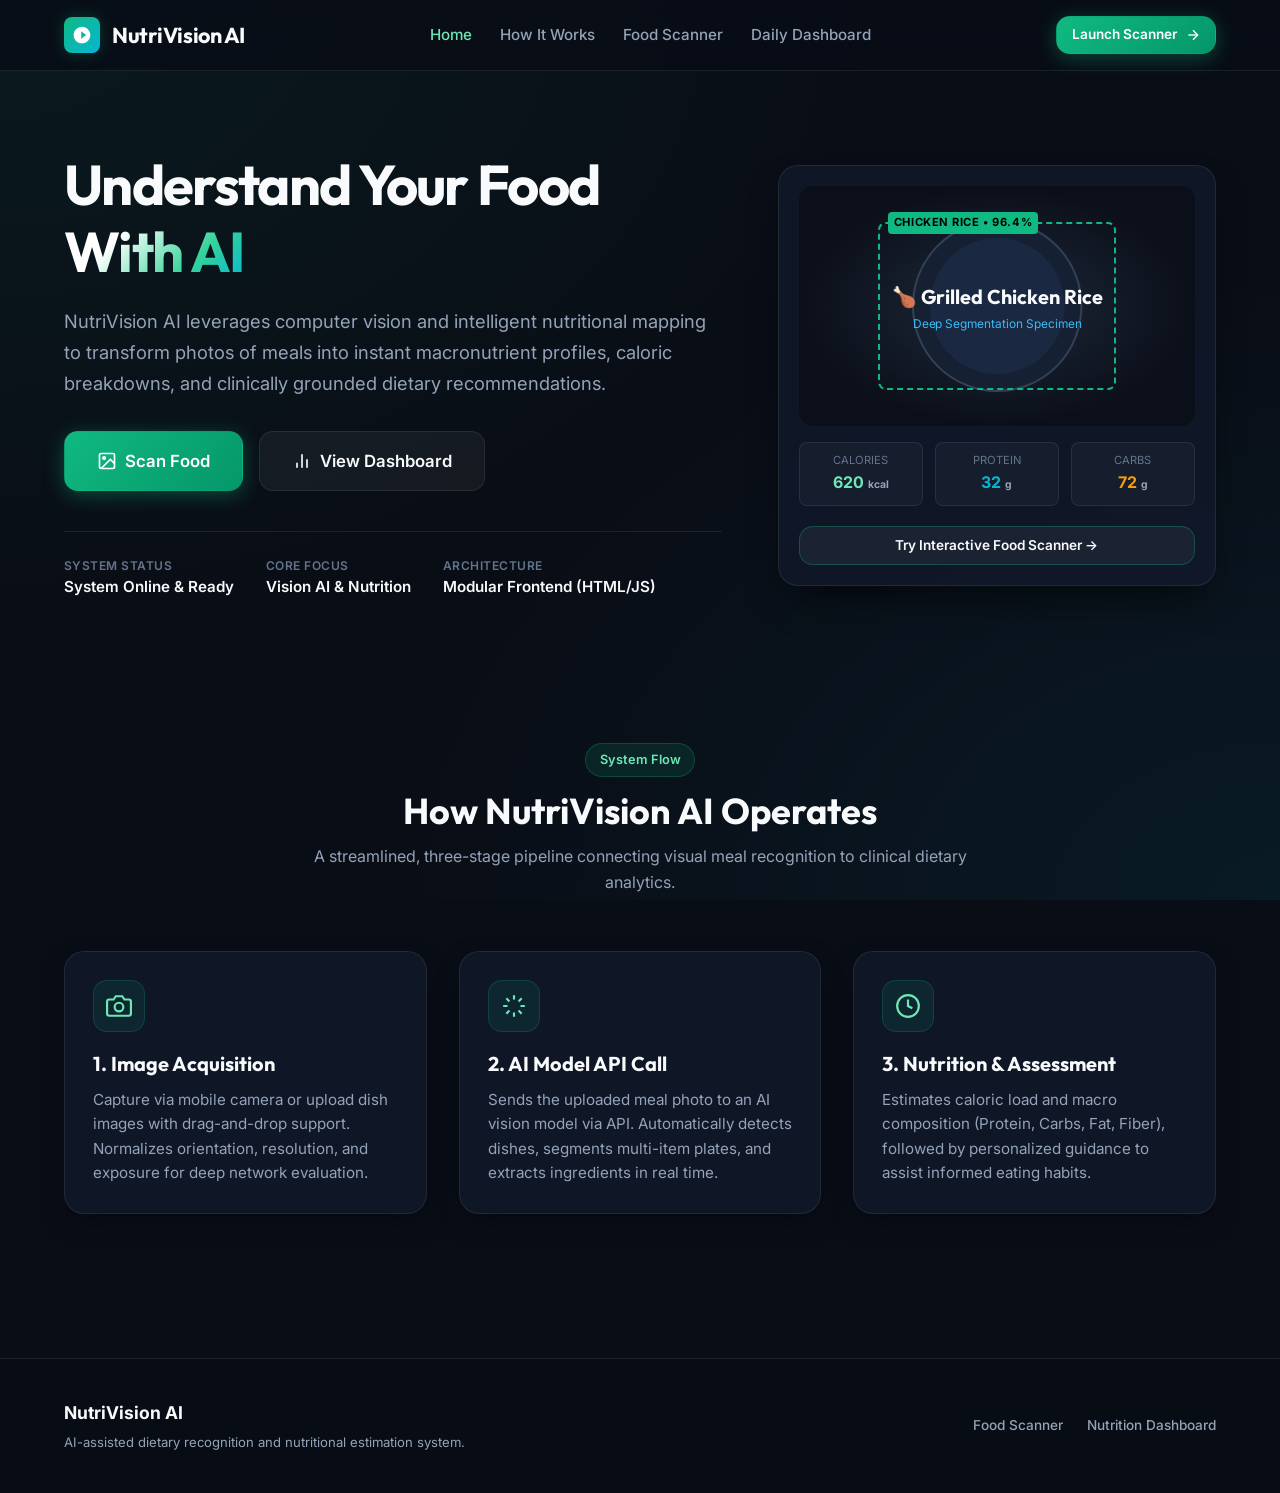
<file: frontend/index.html>
<!DOCTYPE html>
<html lang="en">
<head>
  <meta charset="UTF-8">
  <meta name="viewport" content="width=device-width, initial-scale=1.0">
  <title>NutriVision AI - Understand Your Food With AI</title>
  <meta name="description" content="NutriVision AI - A minimal working prototype for computer vision powered dietary recognition and macronutrient estimation.">
  <link rel="stylesheet" href="css/style.css">
  <link rel="icon" href="data:image/svg+xml,<svg xmlns='http://www.w3.org/2000/svg' viewBox='0 0 100 100'><text y='.9em' font-size='90'>🥗</text></svg>">
</head>
<body>

  <!-- Navigation Bar -->
  <header class="navbar">
    <div class="container nav-container">
      <a href="index.html" class="brand-logo">
        <div class="brand-icon">
          <svg viewBox="0 0 24 24">
            <path d="M12 2C6.48 2 2 6.48 2 12s4.48 10 10 10 10-4.48 10-10S17.52 2 12 2zm-1 14.5v-9l6 4.5-6 4.5z"/>
          </svg>
        </div>
        <span class="brand-name">NutriVision AI</span>
      </a>

      <nav>
        <ul class="nav-links">
          <li><a href="index.html" class="nav-link active">Home</a></li>
          <li><a href="#how-it-works" class="nav-link">How It Works</a></li>
          <li><a href="scan.html" class="nav-link">Food Scanner</a></li>
          <li><a href="scan.html#dashboard" class="nav-link">Daily Dashboard</a></li>
        </ul>
      </nav>

      <div>
        <a href="scan.html" class="btn btn-primary btn-sm">
          <span>Launch Scanner</span>
          <svg width="16" height="16" viewBox="0 0 24 24" fill="none" stroke="currentColor" stroke-width="2">
            <line x1="5" y1="12" x2="19" y2="12"></line>
            <polyline points="12 5 19 12 12 19"></polyline>
          </svg>
        </a>
      </div>
    </div>
  </header>

  <!-- Hero Section -->
  <section class="hero-section">
    <div class="container">
      <div class="hero-grid">
        
        <!-- Left Hero Content -->
        <div class="hero-text-col">
          <h1 class="hero-title">
            Understand Your Food <br>
            <span class="gradient-text">With AI</span>
          </h1>

          <p class="hero-desc">
            NutriVision AI leverages computer vision and intelligent nutritional mapping to transform photos of meals into instant macronutrient profiles, caloric breakdowns, and clinically grounded dietary recommendations.
          </p>

          <div class="hero-cta">
            <a href="scan.html" class="btn btn-primary btn-lg" id="scanFoodBtn">
              <svg width="20" height="20" viewBox="0 0 24 24" fill="none" stroke="currentColor" stroke-width="2">
                <rect x="3" y="3" width="18" height="18" rx="2" ry="2"></rect>
                <circle cx="8.5" cy="8.5" r="1.5"></circle>
                <polyline points="21 15 16 10 5 21"></polyline>
              </svg>
              <span>Scan Food</span>
            </a>

            <a href="scan.html#dashboard" class="btn btn-secondary btn-lg">
              <svg width="20" height="20" viewBox="0 0 24 24" fill="none" stroke="currentColor" stroke-width="2">
                <line x1="18" y1="20" x2="18" y2="10"></line>
                <line x1="12" y1="20" x2="12" y2="4"></line>
                <line x1="6" y1="20" x2="6" y2="14"></line>
              </svg>
              <span>View Dashboard</span>
            </a>
          </div>

          <div class="academic-meta">
            <div class="meta-item">
              <span class="label">System Status</span>
              <span class="val">System Online & Ready</span>
            </div>
            <div class="meta-item">
              <span class="label">Core Focus</span>
              <span class="val">Vision AI & Nutrition</span>
            </div>
            <div class="meta-item">
              <span class="label">Architecture</span>
              <span class="val">Modular Frontend (HTML/JS)</span>
            </div>
          </div>
        </div>

        <!-- Right Hero Visual Interactive Preview Card -->
        <div class="hero-preview-col">
          <div class="hero-preview-card">
            <!-- Simulated Food Box with AI Bounding Box -->
            <div class="preview-image-box">
              <svg width="100%" height="100%" viewBox="0 0 400 240" preserveAspectRatio="none">
                <defs>
                  <radialGradient id="heroDish" cx="50%" cy="50%" r="50%">
                    <stop offset="0%" stop-color="#1e293b" />
                    <stop offset="100%" stop-color="#0b0f19" />
                  </radialGradient>
                </defs>
                <rect width="400" height="240" fill="url(#heroDish)" />
                <circle cx="200" cy="120" r="85" fill="#152033" stroke="#334155" stroke-width="2"/>
                <circle cx="200" cy="120" r="68" fill="#1b2842" />
                <text x="200" y="118" font-family="'Outfit', sans-serif" font-size="20" font-weight="bold" fill="#f8fafc" text-anchor="middle">🍗 Grilled Chicken Rice</text>
                <text x="200" y="142" font-family="'Inter', sans-serif" font-size="12" fill="#38bdf8" text-anchor="middle">Deep Segmentation Specimen</text>
              </svg>

              <!-- Simulated bounding box -->
              <div class="ai-bbox">
                <span class="ai-bbox-label">Chicken Rice • 96.4%</span>
              </div>
            </div>

            <!-- Stat pill row -->
            <div class="preview-stat-row">
              <div class="preview-stat-pill">
                <div class="p-name">Calories</div>
                <div class="p-val">620 <small style="font-size:0.65rem; color:#94a3b8;">kcal</small></div>
              </div>
              <div class="preview-stat-pill">
                <div class="p-name">Protein</div>
                <div class="p-val" style="color:#06b6d4;">32 <small style="font-size:0.65rem; color:#94a3b8;">g</small></div>
              </div>
              <div class="preview-stat-pill">
                <div class="p-name">Carbs</div>
                <div class="p-val" style="color:#f59e0b;">72 <small style="font-size:0.65rem; color:#94a3b8;">g</small></div>
              </div>
            </div>

            <div style="margin-top: 1.25rem; text-align: center;">
              <a href="scan.html" class="btn btn-secondary btn-sm" style="width: 100%; border-color: rgba(16,185,129,0.3);">
                Try Interactive Food Scanner →
              </a>
            </div>
          </div>
        </div>

      </div>
    </div>
  </section>

  <!-- How It Works Section -->
  <section class="section" id="how-it-works">
    <div class="container">
      <div class="section-head">
        <div class="badge-pill" style="margin-bottom: 0.75rem;">System Flow</div>
        <h2>How NutriVision AI Operates</h2>
        <p>A streamlined, three-stage pipeline connecting visual meal recognition to clinical dietary analytics.</p>
      </div>

      <div class="features-grid">
        <!-- Feature 1 -->
        <div class="glass-card feature-card">
          <div class="feature-icon-wrapper">
            <svg width="26" height="26" viewBox="0 0 24 24" fill="none" stroke="currentColor" stroke-width="2">
              <path d="M23 19a2 2 0 0 1-2 2H3a2 2 0 0 1-2-2V8a2 2 0 0 1 2-2h4l2-3h6l2 3h4a2 2 0 0 1 2 2z"></path>
              <circle cx="12" cy="13" r="4"></circle>
            </svg>
          </div>
          <h3>1. Image Acquisition</h3>
          <p>
            Capture via mobile camera or upload dish images with drag-and-drop support. Normalizes orientation, resolution, and exposure for deep network evaluation.
          </p>
        </div>

        <!-- Feature 2 -->
        <div class="glass-card feature-card">
          <div class="feature-icon-wrapper">
            <svg width="26" height="26" viewBox="0 0 24 24" fill="none" stroke="currentColor" stroke-width="2">
              <path d="M12 2v4M12 18v4M4.93 4.93l2.83 2.83M16.24 16.24l2.83 2.83M2 12h4M18 12h4M4.93 19.07l2.83-2.83M16.24 7.76l2.83-2.83"></path>
            </svg>
          </div>
          <h3>2. AI Model API Call</h3>
          <p>
            Sends the uploaded meal photo to an AI vision model via API. Automatically detects dishes, segments multi-item plates, and extracts ingredients in real time.
          </p>
        </div>

        <!-- Feature 3 -->
        <div class="glass-card feature-card">
          <div class="feature-icon-wrapper">
            <svg width="26" height="26" viewBox="0 0 24 24" fill="none" stroke="currentColor" stroke-width="2">
              <circle cx="12" cy="12" r="10"></circle>
              <path d="M12 6v6l4 2"></path>
            </svg>
          </div>
          <h3>3. Nutrition & Assessment</h3>
          <p>
            Estimates caloric load and macro composition (Protein, Carbs, Fat, Fiber), followed by personalized guidance to assist informed eating habits.
          </p>
        </div>
      </div>
    </div>
  </section>

  <!-- Footer -->
  <footer class="footer">
    <div class="container footer-flex">
      <div>
        <div style="font-weight: 700; color: #f8fafc; font-size: 1.1rem; margin-bottom: 0.25rem;">NutriVision AI</div>
        <p style="font-size: 0.82rem; margin: 0;">AI-assisted dietary recognition and nutritional estimation system.</p>
      </div>

      <div style="display: flex; gap: 1.5rem; align-items: center;">
        <a href="scan.html" class="nav-link" style="font-size: 0.85rem;">Food Scanner</a>
        <a href="scan.html#dashboard" class="nav-link" style="font-size: 0.85rem;">Nutrition Dashboard</a>
      </div>
    </div>
  </footer>

</body>
</html>
</file>
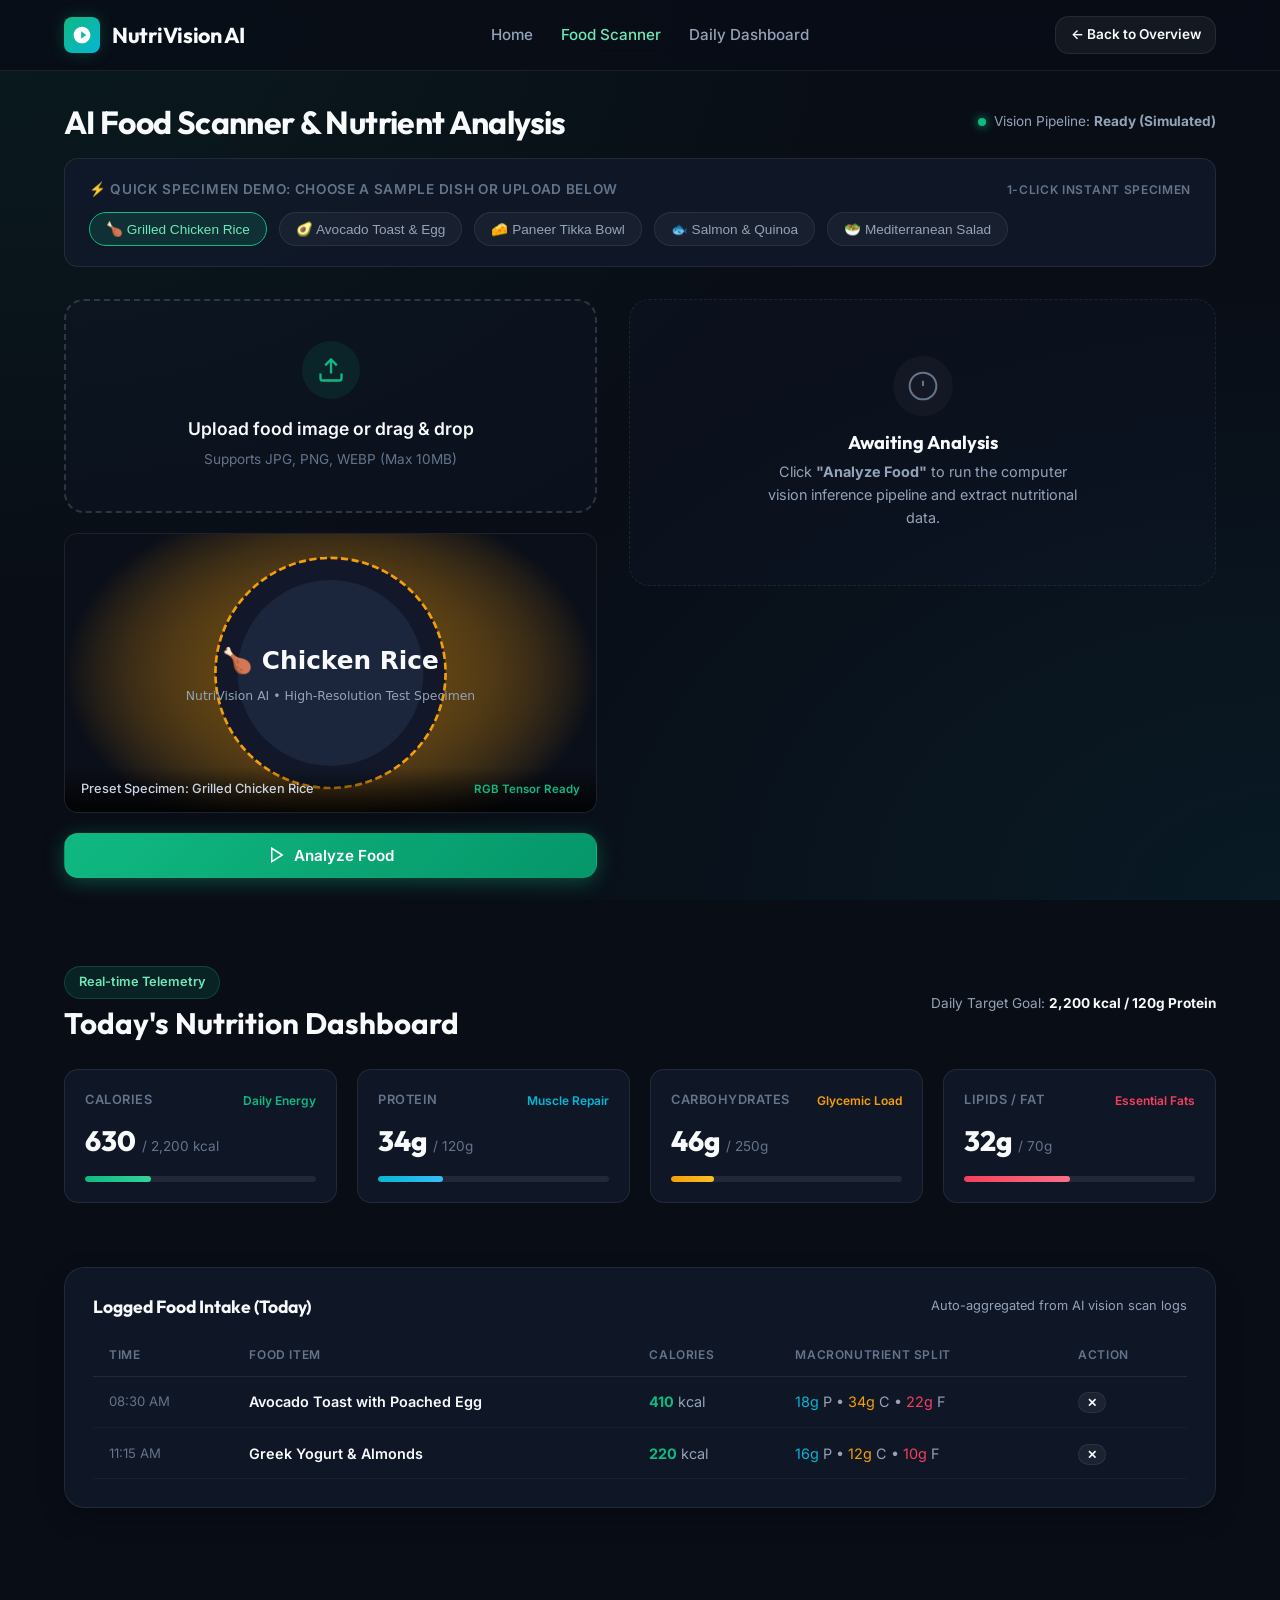
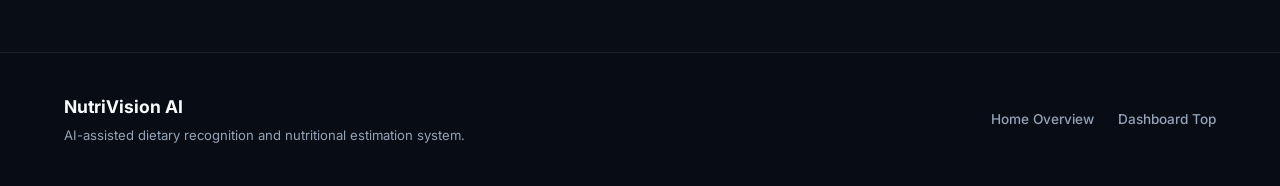
<file: frontend/scan.html>
<!DOCTYPE html>
<html lang="en">
<head>
  <meta charset="UTF-8">
  <meta name="viewport" content="width=device-width, initial-scale=1.0">
  <title>Food Scanner & AI Analysis - NutriVision AI</title>
  <meta name="description" content="NutriVision AI Food Scanner - Upload food photos, analyze calories and macronutrients, and track your daily nutrition.">
  <link rel="stylesheet" href="css/style.css">
  <link rel="icon" href="data:image/svg+xml,<svg xmlns='http://www.w3.org/2000/svg' viewBox='0 0 100 100'><text y='.9em' font-size='90'>🥗</text></svg>">
</head>
<body>

  <!-- Navigation Bar -->
  <header class="navbar">
    <div class="container nav-container">
      <a href="index.html" class="brand-logo">
        <div class="brand-icon">
          <svg viewBox="0 0 24 24">
            <path d="M12 2C6.48 2 2 6.48 2 12s4.48 10 10 10 10-4.48 10-10S17.52 2 12 2zm-1 14.5v-9l6 4.5-6 4.5z"/>
          </svg>
        </div>
        <span class="brand-name">NutriVision AI</span>
      </a>

      <nav>
        <ul class="nav-links">
          <li><a href="index.html" class="nav-link">Home</a></li>
          <li><a href="scan.html" class="nav-link active">Food Scanner</a></li>
          <li><a href="#dashboard" class="nav-link">Daily Dashboard</a></li>
        </ul>
      </nav>

      <div>
        <a href="index.html" class="btn btn-secondary btn-sm">
          <span>← Back to Overview</span>
        </a>
      </div>
    </div>
  </header>

  <!-- Workspace Container -->
  <main class="container">
    
    <!-- Workspace Title Row -->
    <div class="workspace-header">
      <div>
        <h1 class="page-title">AI Food Scanner & Nutrient Analysis</h1>
      </div>
      <div style="font-size: 0.85rem; color: #94a3b8; display: flex; align-items: center; gap: 0.5rem;">
        <span class="badge-pulse"></span>
        <span>Vision Pipeline: <strong>Ready (Simulated)</strong></span>
      </div>
    </div>

    <!-- Quick Sample Dishes Selection Bar for Fast Faculty Testing -->
    <div class="sample-selector-wrap">
      <div class="sample-selector-title">
        <span>⚡ Quick Specimen Demo: Choose a Sample Dish or Upload Below</span>
        <span style="font-size: 0.75rem; color: #64748b;">1-Click Instant Specimen</span>
      </div>
      <div class="sample-chips">
        <button type="button" class="sample-chip active" data-food="chicken-rice">
          <span>🍗 Grilled Chicken Rice</span>
        </button>
        <button type="button" class="sample-chip" data-food="avocado-toast">
          <span>🥑 Avocado Toast & Egg</span>
        </button>
        <button type="button" class="sample-chip" data-food="paneer-tikka">
          <span>🧀 Paneer Tikka Bowl</span>
        </button>
        <button type="button" class="sample-chip" data-food="salmon-quinoa">
          <span>🐟 Salmon & Quinoa</span>
        </button>
        <button type="button" class="sample-chip" data-food="green-salad">
          <span>🥗 Mediterranean Salad</span>
        </button>
      </div>
    </div>

    <!-- Main Scanner & Result Two-Column Grid -->
    <div class="scanner-grid">
      
      <!-- Left Column: Dropzone, Image Preview, Scanner Controls -->
      <div class="dropzone-container">
        
        <!-- Drag and Drop Box -->
        <div class="dropzone" id="dropzone">
          <input type="file" id="fileInput" accept="image/png, image/jpeg, image/webp">
          <div class="dropzone-icon">
            <svg width="28" height="28" viewBox="0 0 24 24" fill="none" stroke="currentColor" stroke-width="2">
              <path d="M21 15v4a2 2 0 0 1-2 2H5a2 2 0 0 1-2-2v-4"></path>
              <polyline points="17 8 12 3 7 8"></polyline>
              <line x1="12" y1="3" x2="12" y2="15"></line>
            </svg>
          </div>
          <div class="dropzone-title">Upload food image or drag & drop</div>
          <div class="dropzone-sub">Supports JPG, PNG, WEBP (Max 10MB)</div>
        </div>

        <!-- Image Preview Frame with Active Laser Scanner Beam -->
        <div class="preview-wrapper" id="previewWrapper">
          <img id="previewImage" class="preview-image" src="" alt="Food Preview">
          <div class="scanner-laser"></div>
          
          <div class="preview-overlay-info">
            <span id="previewSubtext" style="color: #cbd5e1; font-weight: 500;">Ready for AI analysis</span>
            <span style="font-size: 0.72rem; color: #10b981; font-weight: 600;">RGB Tensor Ready</span>
          </div>
        </div>

        <!-- Scan Controls & Buttons -->
        <div class="scan-controls">
          <button type="button" class="btn btn-primary" id="analyzeBtn" style="flex: 1;">
            <svg width="18" height="18" viewBox="0 0 24 24" fill="none" stroke="currentColor" stroke-width="2">
              <polygon points="5 3 19 12 5 21 5 3"></polygon>
            </svg>
            <span>Analyze Food</span>
          </button>
        </div>

        <!-- Processing Step Status Bar -->
        <div class="ai-status-box" id="aiStatusBox">
          <div class="spinner"></div>
          <span id="aiStatusText">Initializing vision neural net...</span>
        </div>

      </div>

      <!-- Right Column: AI Analysis Result Panel -->
      <div class="results-container">
        
        <!-- Empty State (Shown before first analysis) -->
        <div class="result-empty-state" id="resultEmptyState">
          <div class="result-empty-icon">
            <svg width="32" height="32" viewBox="0 0 24 24" fill="none" stroke="currentColor" stroke-width="1.5">
              <circle cx="12" cy="12" r="10"></circle>
              <line x1="12" y1="8" x2="12" y2="12"></line>
              <line x1="12" y1="16" x2="12.01" y2="16"></line>
            </svg>
          </div>
          <h3 style="font-size: 1.15rem; margin-bottom: 0.35rem;">Awaiting Analysis</h3>
          <p style="font-size: 0.9rem; max-width: 320px; margin: 0 auto;">
            Click <strong>"Analyze Food"</strong> to run the computer vision inference pipeline and extract nutritional data.
          </p>
        </div>

        <!-- Result Card (Populated by JavaScript) -->
        <div class="glass-card result-card" id="resultCard">
          
          <!-- Top Header: Dish Name & Confidence -->
          <div class="result-header">
            <div>
              <div style="font-size: 0.75rem; text-transform: uppercase; color: #10b981; font-weight: 700; letter-spacing: 0.05em; margin-bottom: 0.2rem;">
                AI Recognition Match
              </div>
              <h2 class="result-food-title" id="resFoodTitle">Grilled Chicken Rice</h2>
            </div>
            <div class="confidence-badge" id="resFoodConfidence">
              <span class="badge-pulse" style="width: 6px; height: 6px;"></span>
              96.4% Confidence
            </div>
          </div>

          <!-- Nutritional Breakdown Cards (5 Metrics) -->
          <div class="nutrition-grid">
            
            <!-- Calories -->
            <div class="nutrient-card cal">
              <div class="nutrient-label">Calories</div>
              <div class="nutrient-val"><span id="resCal">620</span><span class="nutrient-unit">kcal</span></div>
            </div>

            <!-- Protein -->
            <div class="nutrient-card pro">
              <div class="nutrient-label">Protein</div>
              <div class="nutrient-val"><span id="resPro">32</span><span class="nutrient-unit">g</span></div>
            </div>

            <!-- Carbs -->
            <div class="nutrient-card carb">
              <div class="nutrient-label">Carbs</div>
              <div class="nutrient-val"><span id="resCarb">72</span><span class="nutrient-unit">g</span></div>
            </div>

            <!-- Fat -->
            <div class="nutrient-card fat">
              <div class="nutrient-label">Fat</div>
              <div class="nutrient-val"><span id="resFat">20</span><span class="nutrient-unit">g</span></div>
            </div>

            <!-- Fiber -->
            <div class="nutrient-card fib">
              <div class="nutrient-label">Fiber</div>
              <div class="nutrient-val"><span id="resFib">4</span><span class="nutrient-unit">g</span></div>
            </div>

          </div>

          <!-- Clinical / Dietary Assessment Banner -->
          <div class="assessment-box moderate" id="resAssessmentBox">
            <span class="assessment-icon" id="resAssessmentIcon">⚠️</span>
            <div class="assessment-text" id="resAssessmentText">
              Moderate — good protein but relatively high in calories and simple carbohydrates.
            </div>
          </div>

          <!-- Actionable Suggestions -->
          <div class="suggestions-box">
            <div class="suggestions-title">
              <svg width="16" height="16" viewBox="0 0 24 24" fill="none" stroke="currentColor" stroke-width="2">
                <path d="M14 9V5a3 3 0 0 0-3-3l-4 9v11h11.28a2 2 0 0 0 2-1.7l1.38-9a2 2 0 0 0-2-2.3zM7 22H4a2 2 0 0 1-2-2v-7a2 2 0 0 1 2-2h3"></path>
              </svg>
              <span>Dietary Suggestions</span>
            </div>
            <ul class="suggestion-items" id="resSuggestionsList">
              <li class="suggestion-item">
                <span class="suggestion-bullet">✔</span>
                <span>Swap white rice with brown rice or quinoa for higher dietary fiber and lower GI.</span>
              </li>
              <li class="suggestion-item">
                <span class="suggestion-bullet">✔</span>
                <span>Add steamed broccoli or mixed salad to increase micronutrient density.</span>
              </li>
              <li class="suggestion-item">
                <span class="suggestion-bullet">✔</span>
                <span>Reduce cooking oil or skin on chicken to lower saturated fat content.</span>
              </li>
            </ul>
          </div>

          <!-- Action to log into Daily Dashboard -->
          <button type="button" class="btn btn-primary" id="logMealBtn" style="width: 100%;">
            <svg width="18" height="18" viewBox="0 0 24 24" fill="none" stroke="currentColor" stroke-width="2">
              <path d="M19 21H5a2 2 0 0 1-2-2V5a2 2 0 0 1 2-2h11l5 5v11a2 2 0 0 1-2 2z"></path>
              <polyline points="17 21 17 13 7 13 7 21"></polyline>
              <polyline points="7 3 7 8 15 8"></polyline>
            </svg>
            <span>Log to Today's Dashboard</span>
          </button>

        </div>

      </div>

    </div>

    <!-- Section 5: Daily Nutrition Dashboard -->
    <section class="dashboard-section" id="dashboard">
      <div class="dashboard-head">
        <div>
          <div class="badge-pill" style="margin-bottom: 0.4rem;">Real-time Telemetry</div>
          <h2 style="font-size: 1.85rem;">Today's Nutrition Dashboard</h2>
        </div>
        <div style="font-size: 0.85rem; color: #94a3b8;">
          Daily Target Goal: <strong style="color: #f8fafc;">2,200 kcal / 120g Protein</strong>
        </div>
      </div>

      <div class="dashboard-grid">
        
        <!-- Left: Macro Target Stat Cards -->
        <div class="stats-grid">
          
          <!-- Calories Stat -->
          <div class="stat-card">
            <div class="stat-head">
              <span class="stat-title">Calories</span>
              <span style="font-size: 0.75rem; color: #10b981; font-weight: 600;">Daily Energy</span>
            </div>
            <div class="stat-val-row">
              <span class="stat-val" id="dashCal">630</span>
              <span class="stat-target">/ 2,200 kcal</span>
            </div>
            <div class="progress-track">
              <div class="progress-fill fill-cal" id="dashCalProgress" style="width: 28%;"></div>
            </div>
          </div>

          <!-- Protein Stat -->
          <div class="stat-card">
            <div class="stat-head">
              <span class="stat-title">Protein</span>
              <span style="font-size: 0.75rem; color: #06b6d4; font-weight: 600;">Muscle Repair</span>
            </div>
            <div class="stat-val-row">
              <span class="stat-val" id="dashPro">34g</span>
              <span class="stat-target">/ 120g</span>
            </div>
            <div class="progress-track">
              <div class="progress-fill fill-pro" id="dashProProgress" style="width: 28%;"></div>
            </div>
          </div>

          <!-- Carbs Stat -->
          <div class="stat-card">
            <div class="stat-head">
              <span class="stat-title">Carbohydrates</span>
              <span style="font-size: 0.75rem; color: #f59e0b; font-weight: 600;">Glycemic Load</span>
            </div>
            <div class="stat-val-row">
              <span class="stat-val" id="dashCarb">46g</span>
              <span class="stat-target">/ 250g</span>
            </div>
            <div class="progress-track">
              <div class="progress-fill fill-carb" id="dashCarbProgress" style="width: 18%;"></div>
            </div>
          </div>

          <!-- Fat Stat -->
          <div class="stat-card">
            <div class="stat-head">
              <span class="stat-title">Lipids / Fat</span>
              <span style="font-size: 0.75rem; color: #f43f5e; font-weight: 600;">Essential Fats</span>
            </div>
            <div class="stat-val-row">
              <span class="stat-val" id="dashFat">32g</span>
              <span class="stat-target">/ 70g</span>
            </div>
            <div class="progress-track">
              <div class="progress-fill fill-fat" id="dashFatProgress" style="width: 45%;"></div>
            </div>
          </div>

        </div>

        <!-- Bottom Full-Width Table: Logged Meals Today -->
        <div class="glass-card recent-meals-box">
          <div style="display: flex; align-items: center; justify-content: space-between; margin-bottom: 1rem;">
            <h3 style="font-size: 1.1rem;">Logged Food Intake (Today)</h3>
            <span style="font-size: 0.8rem; color: #94a3b8;">Auto-aggregated from AI vision scan logs</span>
          </div>

          <div style="overflow-x: auto;">
            <table class="meals-table">
              <thead>
                <tr>
                  <th>Time</th>
                  <th>Food Item</th>
                  <th>Calories</th>
                  <th>Macronutrient Split</th>
                  <th>Action</th>
                </tr>
              </thead>
              <tbody id="mealsTableBody">
                <!-- Dynamically generated by app.js -->
              </tbody>
            </table>
          </div>
        </div>

      </div>
    </section>

  </main>

  <!-- Footer -->
  <footer class="footer">
    <div class="container footer-flex">
      <div>
        <div style="font-weight: 700; color: #f8fafc; font-size: 1.1rem; margin-bottom: 0.25rem;">NutriVision AI</div>
        <p style="font-size: 0.82rem; margin: 0;">AI-assisted dietary recognition and nutritional estimation system.</p>
      </div>

      <div style="display: flex; gap: 1.5rem; align-items: center;">
        <a href="index.html" class="nav-link" style="font-size: 0.85rem;">Home Overview</a>
        <a href="#dashboard" class="nav-link" style="font-size: 0.85rem;">Dashboard Top</a>
      </div>
    </div>
  </footer>

  <!-- Application Logic -->
  <script src="js/app.js"></script>
</body>
</html>
</file>
<file: frontend/css/style.css>
/* ===================================================================
   NutriVision AI - Core Stylesheet
   Modern AI Health-Tech Aesthetics (Responsive, Clean, Glassmorphic)
   =================================================================== */

@import url('https://fonts.googleapis.com/css2?family=Inter:wght@300;400;500;600;700;800&family=Outfit:wght@500;600;700;800&display=swap');

:root {
  --bg-primary: #090d16;
  --bg-secondary: #0f172a;
  --bg-card: rgba(18, 26, 45, 0.75);
  --bg-card-hover: rgba(25, 36, 62, 0.85);
  --bg-card-border: rgba(255, 255, 255, 0.08);
  --bg-card-border-active: rgba(16, 185, 129, 0.4);

  --emerald-primary: #10b981;
  --emerald-glow: rgba(16, 185, 129, 0.25);
  --emerald-dark: #059669;
  --emerald-light: #6ee7b7;

  --cyan-primary: #06b6d4;
  --cyan-glow: rgba(6, 182, 212, 0.25);

  --amber-primary: #f59e0b;
  --rose-primary: #f43f5e;
  --indigo-primary: #6366f1;

  --text-main: #f8fafc;
  --text-muted: #94a3b8;
  --text-subtle: #64748b;

  --font-main: 'Inter', -apple-system, BlinkMacSystemFont, 'Segoe UI', Roboto, sans-serif;
  --font-heading: 'Outfit', 'Inter', sans-serif;

  --radius-sm: 8px;
  --radius-md: 14px;
  --radius-lg: 20px;
  --radius-full: 9999px;

  --shadow-card: 0 10px 30px -10px rgba(0, 0, 0, 0.5);
  --shadow-glow: 0 0 25px rgba(16, 185, 129, 0.15);
  --transition-smooth: all 0.25s cubic-bezier(0.4, 0, 0.2, 1);
}

/* Base Reset & Setup */
*, *::before, *::after {
  box-sizing: border-box;
  margin: 0;
  padding: 0;
}

html {
  scroll-behavior: smooth;
  color-scheme: dark;
}

body {
  font-family: var(--font-main);
  background-color: var(--bg-primary);
  color: var(--text-main);
  line-height: 1.6;
  min-height: 100vh;
  overflow-x: hidden;
  background-image: 
    radial-gradient(at 0% 0%, rgba(16, 185, 129, 0.08) 0px, transparent 50%),
    radial-gradient(at 100% 100%, rgba(6, 182, 212, 0.08) 0px, transparent 50%);
  background-attachment: fixed;
}

/* Typography Helpers */
h1, h2, h3, h4 {
  font-family: var(--font-heading);
  font-weight: 700;
  line-height: 1.2;
  color: var(--text-main);
}

p {
  color: var(--text-muted);
}

a {
  color: inherit;
  text-decoration: none;
}

/* Layout Containers */
.container {
  width: 100%;
  max-width: 1200px;
  margin-left: auto;
  margin-right: auto;
  padding-left: 1.5rem;
  padding-right: 1.5rem;
}

/* Navbar */
.navbar {
  position: sticky;
  top: 0;
  z-index: 100;
  backdrop-filter: blur(16px);
  -webkit-backdrop-filter: blur(16px);
  background: rgba(9, 13, 22, 0.82);
  border-bottom: 1px solid var(--bg-card-border);
  padding: 1rem 0;
}

.nav-container {
  display: flex;
  align-items: center;
  justify-content: space-between;
}

.brand-logo {
  display: flex;
  align-items: center;
  gap: 0.75rem;
  font-family: var(--font-heading);
  font-size: 1.35rem;
  font-weight: 700;
  letter-spacing: -0.02em;
}

.brand-icon {
  width: 36px;
  height: 36px;
  border-radius: var(--radius-sm);
  background: linear-gradient(135deg, var(--emerald-primary), var(--cyan-primary));
  display: flex;
  align-items: center;
  justify-content: center;
  box-shadow: 0 0 15px var(--emerald-glow);
}

.brand-icon svg {
  width: 20px;
  height: 20px;
  fill: #fff;
}

.brand-name {
  color: var(--text-main);
}

.brand-tag {
  font-size: 0.7rem;
  padding: 0.15rem 0.5rem;
  border-radius: var(--radius-full);
  background: rgba(16, 185, 129, 0.15);
  border: 1px solid rgba(16, 185, 129, 0.3);
  color: var(--emerald-light);
  font-weight: 600;
  text-transform: uppercase;
  letter-spacing: 0.05em;
  margin-left: 0.4rem;
}

.nav-links {
  display: flex;
  align-items: center;
  gap: 1.75rem;
  list-style: none;
}

.nav-link {
  font-size: 0.95rem;
  font-weight: 500;
  color: var(--text-muted);
  transition: var(--transition-smooth);
}

.nav-link:hover, .nav-link.active {
  color: var(--emerald-light);
}

/* Common Buttons */
.btn {
  display: inline-flex;
  align-items: center;
  justify-content: center;
  gap: 0.5rem;
  padding: 0.75rem 1.4rem;
  font-size: 0.95rem;
  font-weight: 600;
  border-radius: var(--radius-md);
  border: 1px solid transparent;
  cursor: pointer;
  transition: var(--transition-smooth);
  font-family: var(--font-main);
  text-decoration: none;
}

.btn-primary {
  background: linear-gradient(135deg, #10b981 0%, #059669 100%);
  color: #ffffff;
  box-shadow: 0 4px 20px rgba(16, 185, 129, 0.35);
}

.btn-primary:hover {
  transform: translateY(-2px);
  box-shadow: 0 6px 25px rgba(16, 185, 129, 0.5);
  background: linear-gradient(135deg, #34d399 0%, #059669 100%);
}

.btn-secondary {
  background: rgba(255, 255, 255, 0.05);
  color: var(--text-main);
  border: 1px solid var(--bg-card-border);
}

.btn-secondary:hover {
  background: rgba(255, 255, 255, 0.1);
  border-color: rgba(255, 255, 255, 0.2);
}

.btn-lg {
  padding: 0.95rem 2rem;
  font-size: 1.05rem;
}

.btn-sm {
  padding: 0.45rem 0.9rem;
  font-size: 0.85rem;
}

/* Pill Badges */
.badge-pill {
  display: inline-flex;
  align-items: center;
  gap: 0.4rem;
  padding: 0.35rem 0.85rem;
  border-radius: var(--radius-full);
  font-size: 0.8rem;
  font-weight: 600;
  background: rgba(16, 185, 129, 0.12);
  border: 1px solid rgba(16, 185, 129, 0.25);
  color: var(--emerald-light);
  margin-bottom: 1.25rem;
}

.badge-pulse {
  width: 8px;
  height: 8px;
  border-radius: 50%;
  background: var(--emerald-primary);
  box-shadow: 0 0 10px var(--emerald-primary);
  animation: pulseDot 2s infinite;
}

@keyframes pulseDot {
  0% { transform: scale(0.9); opacity: 0.8; }
  50% { transform: scale(1.3); opacity: 1; }
  100% { transform: scale(0.9); opacity: 0.8; }
}

/* Glass Cards */
.glass-card {
  background: var(--bg-card);
  backdrop-filter: blur(12px);
  -webkit-backdrop-filter: blur(12px);
  border: 1px solid var(--bg-card-border);
  border-radius: var(--radius-lg);
  padding: 1.75rem;
  box-shadow: var(--shadow-card);
  transition: var(--transition-smooth);
}

.glass-card:hover {
  border-color: rgba(255, 255, 255, 0.12);
}

/* ===================================================================
   Landing Page (index.html)
   =================================================================== */
.hero-section {
  padding: 5rem 0 4rem;
  position: relative;
}

.hero-grid {
  display: grid;
  grid-template-columns: 1.2fr 0.8fr;
  align-items: center;
  gap: 3.5rem;
}

.hero-title {
  font-size: 3.5rem;
  letter-spacing: -0.03em;
  margin-bottom: 1.25rem;
}

.gradient-text {
  background: linear-gradient(135deg, #ffffff 30%, #34d399 70%, #06b6d4 100%);
  -webkit-background-clip: text;
  -webkit-text-fill-color: transparent;
}

.hero-desc {
  font-size: 1.15rem;
  line-height: 1.7;
  margin-bottom: 2rem;
  color: var(--text-muted);
}

.hero-cta {
  display: flex;
  align-items: center;
  gap: 1rem;
  flex-wrap: wrap;
  margin-bottom: 2.5rem;
}

.academic-meta {
  display: flex;
  align-items: center;
  gap: 2rem;
  padding-top: 1.5rem;
  border-top: 1px solid var(--bg-card-border);
}

.meta-item {
  display: flex;
  flex-direction: column;
}

.meta-item .label {
  font-size: 0.75rem;
  text-transform: uppercase;
  color: var(--text-subtle);
  font-weight: 600;
  letter-spacing: 0.04em;
}

.meta-item .val {
  font-size: 0.95rem;
  color: var(--text-main);
  font-weight: 600;
}

/* Hero Visual Demo Card */
.hero-preview-card {
  position: relative;
  background: var(--bg-card);
  border: 1px solid var(--bg-card-border);
  border-radius: var(--radius-lg);
  padding: 1.25rem;
  box-shadow: 0 20px 40px -15px rgba(0, 0, 0, 0.7);
  overflow: hidden;
}

.preview-badge-row {
  display: flex;
  justify-content: space-between;
  align-items: center;
  margin-bottom: 1rem;
}

.preview-image-box {
  position: relative;
  border-radius: var(--radius-md);
  overflow: hidden;
  height: 240px;
  background: #0f172a;
}

.preview-image-box img {
  width: 100%;
  height: 100%;
  object-fit: cover;
  display: block;
}

/* AI Detection Overlay Simulation */
.ai-bbox {
  position: absolute;
  top: 15%;
  left: 20%;
  width: 60%;
  height: 70%;
  border: 2px dashed var(--emerald-primary);
  border-radius: 8px;
  pointer-events: none;
  animation: pulseBox 3s infinite alternate;
}

.ai-bbox-label {
  position: absolute;
  top: -12px;
  left: 8px;
  background: var(--emerald-primary);
  color: #000;
  font-size: 0.7rem;
  font-weight: 700;
  padding: 2px 6px;
  border-radius: 4px;
  text-transform: uppercase;
  letter-spacing: 0.05em;
}

@keyframes pulseBox {
  0% { border-color: rgba(16, 185, 129, 0.4); box-shadow: 0 0 10px rgba(16, 185, 129, 0.1); }
  100% { border-color: rgba(6, 182, 212, 0.8); box-shadow: 0 0 20px rgba(6, 182, 212, 0.25); }
}

.preview-stat-row {
  display: grid;
  grid-template-columns: repeat(3, 1fr);
  gap: 0.75rem;
  margin-top: 1rem;
}

.preview-stat-pill {
  background: rgba(255, 255, 255, 0.03);
  border: 1px solid var(--bg-card-border);
  border-radius: var(--radius-sm);
  padding: 0.6rem;
  text-align: center;
}

.preview-stat-pill .p-name {
  font-size: 0.7rem;
  color: var(--text-subtle);
  text-transform: uppercase;
}

.preview-stat-pill .p-val {
  font-size: 1rem;
  font-weight: 700;
  color: var(--emerald-light);
}

/* Features / How it Works */
.section {
  padding: 5rem 0;
}

.section-head {
  text-align: center;
  max-width: 680px;
  margin: 0 auto 3.5rem;
}

.section-head h2 {
  font-size: 2.25rem;
  margin-bottom: 0.75rem;
}

.features-grid {
  display: grid;
  grid-template-columns: repeat(3, 1fr);
  gap: 2rem;
}

.feature-card {
  position: relative;
  transition: transform 0.25s ease, border-color 0.25s ease;
}

.feature-card:hover {
  transform: translateY(-5px);
  border-color: var(--bg-card-border-active);
}

.feature-icon-wrapper {
  width: 52px;
  height: 52px;
  border-radius: var(--radius-md);
  background: rgba(16, 185, 129, 0.1);
  border: 1px solid rgba(16, 185, 129, 0.2);
  display: flex;
  align-items: center;
  justify-content: center;
  margin-bottom: 1.25rem;
  color: var(--emerald-light);
}

.feature-card h3 {
  font-size: 1.25rem;
  margin-bottom: 0.75rem;
}

.feature-card p {
  font-size: 0.95rem;
  color: var(--text-muted);
}

/* Architecture Roadmap Note */
.pipeline-banner {
  background: linear-gradient(135deg, rgba(16, 185, 129, 0.08), rgba(6, 182, 212, 0.08));
  border: 1px solid rgba(16, 185, 129, 0.2);
  border-radius: var(--radius-lg);
  padding: 2.5rem;
  margin-top: 4rem;
}

.pipeline-flex {
  display: flex;
  align-items: center;
  justify-content: space-between;
  gap: 1.5rem;
  flex-wrap: wrap;
}

.pipeline-steps {
  display: flex;
  align-items: center;
  gap: 1rem;
  flex-wrap: wrap;
  margin-top: 1.5rem;
}

.pipe-chip {
  background: var(--bg-secondary);
  border: 1px solid var(--bg-card-border);
  padding: 0.5rem 1rem;
  border-radius: var(--radius-md);
  font-size: 0.85rem;
  font-weight: 600;
  display: flex;
  align-items: center;
  gap: 0.5rem;
}

.pipe-arrow {
  color: var(--emerald-primary);
  font-weight: bold;
}

/* ===================================================================
   Scanner & Results Page (scan.html)
   =================================================================== */
.workspace-header {
  padding: 2rem 0 1rem;
  display: flex;
  align-items: center;
  justify-content: space-between;
  flex-wrap: wrap;
  gap: 1rem;
}

.page-title {
  font-size: 2rem;
  letter-spacing: -0.02em;
}

.sample-selector-wrap {
  margin-bottom: 2rem;
  padding: 1.25rem 1.5rem;
  background: var(--bg-card);
  border: 1px solid var(--bg-card-border);
  border-radius: var(--radius-md);
}

.sample-selector-title {
  font-size: 0.85rem;
  font-weight: 600;
  text-transform: uppercase;
  letter-spacing: 0.05em;
  color: var(--text-subtle);
  margin-bottom: 0.75rem;
  display: flex;
  align-items: center;
  justify-content: space-between;
}

.sample-chips {
  display: flex;
  align-items: center;
  gap: 0.75rem;
  flex-wrap: wrap;
}

.sample-chip {
  background: rgba(255, 255, 255, 0.04);
  border: 1px solid var(--bg-card-border);
  padding: 0.5rem 1rem;
  border-radius: var(--radius-full);
  font-size: 0.85rem;
  font-weight: 500;
  cursor: pointer;
  transition: var(--transition-smooth);
  color: var(--text-muted);
  display: inline-flex;
  align-items: center;
  gap: 0.4rem;
}

.sample-chip:hover, .sample-chip.active {
  background: rgba(16, 185, 129, 0.15);
  border-color: var(--emerald-primary);
  color: var(--emerald-light);
}

/* Main Scanner Layout */
.scanner-grid {
  display: grid;
  grid-template-columns: 1fr 1.1fr;
  gap: 2rem;
  margin-bottom: 3.5rem;
  align-items: start;
}

/* Dropzone & Preview */
.dropzone-container {
  display: flex;
  flex-direction: column;
  gap: 1.25rem;
}

.dropzone {
  border: 2px dashed rgba(255, 255, 255, 0.15);
  border-radius: var(--radius-lg);
  padding: 2.5rem 1.5rem;
  text-align: center;
  cursor: pointer;
  background: rgba(15, 23, 42, 0.4);
  transition: var(--transition-smooth);
  position: relative;
  overflow: hidden;
}

.dropzone:hover, .dropzone.drag-active {
  border-color: var(--emerald-primary);
  background: rgba(16, 185, 129, 0.05);
}

.dropzone input[type="file"] {
  display: none;
}

.dropzone-icon {
  width: 58px;
  height: 58px;
  margin: 0 auto 1rem;
  border-radius: 50%;
  background: rgba(16, 185, 129, 0.1);
  display: flex;
  align-items: center;
  justify-content: center;
  color: var(--emerald-primary);
}

.dropzone-title {
  font-size: 1.1rem;
  font-weight: 600;
  color: var(--text-main);
  margin-bottom: 0.35rem;
}

.dropzone-sub {
  font-size: 0.85rem;
  color: var(--text-subtle);
}

/* Image Preview Container */
.preview-wrapper {
  position: relative;
  width: 100%;
  height: 280px;
  border-radius: var(--radius-md);
  overflow: hidden;
  background: #0b0f19;
  border: 1px solid var(--bg-card-border);
  display: none; /* toggled via JS */
}

.preview-wrapper.visible {
  display: block;
}

.preview-image {
  width: 100%;
  height: 100%;
  object-fit: cover;
  display: block;
}

/* Scanning Laser Animation */
.scanner-laser {
  position: absolute;
  top: 0;
  left: 0;
  right: 0;
  height: 3px;
  background: linear-gradient(90deg, transparent, #10b981, #06b6d4, transparent);
  box-shadow: 0 0 15px #10b981, 0 0 25px #06b6d4;
  opacity: 0;
  pointer-events: none;
  z-index: 10;
}

.scanning .scanner-laser {
  opacity: 1;
  animation: laserScan 1.8s infinite ease-in-out;
}

@keyframes laserScan {
  0% { top: 0%; }
  50% { top: 96%; }
  100% { top: 0%; }
}

.preview-overlay-info {
  position: absolute;
  bottom: 0;
  left: 0;
  right: 0;
  padding: 0.75rem 1rem;
  background: linear-gradient(to top, rgba(0, 0, 0, 0.85), transparent);
  display: flex;
  align-items: center;
  justify-content: space-between;
  font-size: 0.8rem;
}

.scan-controls {
  display: flex;
  align-items: center;
  gap: 1rem;
}

/* AI Status Indicator */
.ai-status-box {
  margin-top: 0.75rem;
  padding: 0.75rem 1rem;
  background: rgba(6, 182, 212, 0.08);
  border: 1px solid rgba(6, 182, 212, 0.2);
  border-radius: var(--radius-sm);
  display: none;
  align-items: center;
  gap: 0.75rem;
  font-size: 0.88rem;
  color: var(--cyan-primary);
}

.ai-status-box.visible {
  display: flex;
}

.spinner {
  width: 18px;
  height: 18px;
  border: 2px solid rgba(6, 182, 212, 0.3);
  border-top-color: var(--cyan-primary);
  border-radius: 50%;
  animation: spin 0.8s linear infinite;
}

@keyframes spin {
  to { transform: rotate(360deg); }
}

/* Results Section / Right Column */
.results-container {
  display: flex;
  flex-direction: column;
  gap: 1.5rem;
}

.result-empty-state {
  text-align: center;
  padding: 3.5rem 2rem;
  border: 1px dashed var(--bg-card-border);
  border-radius: var(--radius-lg);
  background: rgba(18, 26, 45, 0.3);
}

.result-empty-icon {
  width: 60px;
  height: 60px;
  margin: 0 auto 1rem;
  border-radius: 50%;
  background: rgba(255, 255, 255, 0.03);
  display: flex;
  align-items: center;
  justify-content: center;
  color: var(--text-subtle);
}

.result-card {
  display: none; /* toggled after analysis */
  animation: fadeIn 0.4s ease forwards;
}

.result-card.visible {
  display: block;
}

@keyframes fadeIn {
  from { opacity: 0; transform: translateY(8px); }
  to { opacity: 1; transform: translateY(0); }
}

.result-header {
  display: flex;
  align-items: flex-start;
  justify-content: space-between;
  margin-bottom: 1.25rem;
  gap: 1rem;
}

.result-food-title {
  font-size: 1.6rem;
  color: var(--text-main);
  margin-bottom: 0.25rem;
}

.confidence-badge {
  display: inline-flex;
  align-items: center;
  gap: 0.35rem;
  padding: 0.3rem 0.75rem;
  border-radius: var(--radius-full);
  font-size: 0.78rem;
  font-weight: 700;
  background: rgba(16, 185, 129, 0.15);
  border: 1px solid rgba(16, 185, 129, 0.3);
  color: var(--emerald-light);
}

/* Nutrition Metric Cards */
.nutrition-grid {
  display: grid;
  grid-template-columns: repeat(auto-fit, minmax(100px, 1fr));
  gap: 0.75rem;
  margin-bottom: 1.5rem;
}

.nutrient-card {
  background: rgba(15, 23, 42, 0.6);
  border: 1px solid var(--bg-card-border);
  border-radius: var(--radius-md);
  padding: 1rem 0.75rem;
  text-align: center;
  position: relative;
  overflow: hidden;
  transition: var(--transition-smooth);
}

.nutrient-card:hover {
  border-color: rgba(255, 255, 255, 0.18);
  transform: translateY(-2px);
}

.nutrient-card::after {
  content: '';
  position: absolute;
  top: 0;
  left: 0;
  right: 0;
  height: 3px;
}

.nutrient-card.cal::after { background: var(--emerald-primary); }
.nutrient-card.pro::after { background: var(--cyan-primary); }
.nutrient-card.carb::after { background: var(--amber-primary); }
.nutrient-card.fat::after { background: var(--rose-primary); }
.nutrient-card.fib::after { background: var(--indigo-primary); }

.nutrient-label {
  font-size: 0.72rem;
  text-transform: uppercase;
  font-weight: 600;
  color: var(--text-subtle);
  letter-spacing: 0.05em;
  margin-bottom: 0.25rem;
}

.nutrient-val {
  font-size: 1.35rem;
  font-weight: 800;
  font-family: var(--font-heading);
  color: var(--text-main);
  line-height: 1.1;
}

.nutrient-unit {
  font-size: 0.75rem;
  font-weight: 500;
  color: var(--text-muted);
  margin-left: 2px;
}

/* Assessment Banner */
.assessment-box {
  padding: 1.1rem 1.25rem;
  border-radius: var(--radius-md);
  background: rgba(245, 158, 11, 0.1);
  border: 1px solid rgba(245, 158, 11, 0.25);
  margin-bottom: 1.5rem;
  display: flex;
  align-items: flex-start;
  gap: 0.85rem;
}

.assessment-box.healthy {
  background: rgba(16, 185, 129, 0.1);
  border-color: rgba(16, 185, 129, 0.25);
}

.assessment-box.moderate {
  background: rgba(245, 158, 11, 0.1);
  border-color: rgba(245, 158, 11, 0.25);
}

.assessment-icon {
  font-size: 1.2rem;
  flex-shrink: 0;
  margin-top: 1px;
}

.assessment-text {
  font-size: 0.92rem;
  color: var(--text-main);
  font-weight: 500;
}

/* Suggestions List */
.suggestions-box {
  margin-bottom: 1.5rem;
}

.suggestions-title {
  font-size: 0.88rem;
  font-weight: 700;
  color: var(--text-muted);
  text-transform: uppercase;
  letter-spacing: 0.04em;
  margin-bottom: 0.75rem;
  display: flex;
  align-items: center;
  gap: 0.5rem;
}

.suggestion-items {
  list-style: none;
  display: flex;
  flex-direction: column;
  gap: 0.5rem;
}

.suggestion-item {
  display: flex;
  align-items: flex-start;
  gap: 0.65rem;
  font-size: 0.9rem;
  color: var(--text-muted);
  background: rgba(255, 255, 255, 0.02);
  border: 1px solid var(--bg-card-border);
  padding: 0.6rem 0.85rem;
  border-radius: var(--radius-sm);
}

.suggestion-bullet {
  color: var(--emerald-primary);
  font-weight: bold;
}

/* ===================================================================
   Daily Nutrition Dashboard Section
   =================================================================== */
.dashboard-section {
  padding: 2rem 0 5rem;
}

.dashboard-head {
  display: flex;
  align-items: center;
  justify-content: space-between;
  margin-bottom: 1.75rem;
  flex-wrap: wrap;
  gap: 1rem;
}

.dashboard-grid {
  display: flex;
  flex-direction: column;
  gap: 2rem;
}

.stats-grid {
  display: grid;
  grid-template-columns: repeat(4, 1fr);
  gap: 1.25rem;
}

.stat-card {
  background: var(--bg-card);
  border: 1px solid var(--bg-card-border);
  border-radius: var(--radius-md);
  padding: 1.25rem;
  position: relative;
  display: flex;
  flex-direction: column;
  justify-content: space-between;
}

.stat-head {
  display: flex;
  align-items: center;
  justify-content: space-between;
  margin-bottom: 0.5rem;
}

.stat-title {
  font-size: 0.8rem;
  color: var(--text-subtle);
  text-transform: uppercase;
  font-weight: 600;
  letter-spacing: 0.04em;
}

.stat-val-row {
  display: flex;
  align-items: baseline;
  gap: 0.35rem;
  margin-bottom: 0.75rem;
}

.stat-val {
  font-size: 1.75rem;
  font-weight: 800;
  font-family: var(--font-heading);
  color: var(--text-main);
}

.stat-target {
  font-size: 0.85rem;
  color: var(--text-subtle);
}

.progress-track {
  width: 100%;
  height: 6px;
  background: rgba(255, 255, 255, 0.08);
  border-radius: var(--radius-full);
  overflow: hidden;
}

.progress-fill {
  height: 100%;
  border-radius: var(--radius-full);
  transition: width 0.6s cubic-bezier(0.4, 0, 0.2, 1);
}

.fill-cal { background: linear-gradient(90deg, #10b981, #34d399); }
.fill-pro { background: linear-gradient(90deg, #06b6d4, #38bdf8); }
.fill-carb { background: linear-gradient(90deg, #f59e0b, #fbbf24); }
.fill-fat { background: linear-gradient(90deg, #f43f5e, #fb7185); }

/* Chart Card */
.chart-card {
  display: flex;
  flex-direction: column;
  align-items: center;
  justify-content: center;
  padding: 1.5rem;
}

.chart-header {
  width: 100%;
  display: flex;
  align-items: center;
  justify-content: space-between;
  margin-bottom: 1rem;
}

.chart-wrapper {
  position: relative;
  width: 100%;
  max-width: 320px;
  height: 250px;
  display: flex;
  align-items: center;
  justify-content: center;
}

/* Recent Logs Table */
.recent-meals-box {
  margin-top: 2rem;
  grid-column: 1 / -1;
}

.meals-table {
  width: 100%;
  border-collapse: collapse;
  font-size: 0.9rem;
  text-align: left;
}

.meals-table th {
  padding: 0.75rem 1rem;
  color: var(--text-subtle);
  font-weight: 600;
  font-size: 0.75rem;
  text-transform: uppercase;
  letter-spacing: 0.05em;
  border-bottom: 1px solid var(--bg-card-border);
}

.meals-table td {
  padding: 0.85rem 1rem;
  border-bottom: 1px solid rgba(255, 255, 255, 0.04);
  color: var(--text-muted);
}

.meals-table tr:hover td {
  background: rgba(255, 255, 255, 0.02);
  color: var(--text-main);
}

/* Footer */
.footer {
  border-top: 1px solid var(--bg-card-border);
  padding: 2.5rem 0;
  margin-top: 4rem;
  background: rgba(9, 13, 22, 0.95);
  font-size: 0.88rem;
  color: var(--text-subtle);
}

.footer-flex {
  display: flex;
  align-items: center;
  justify-content: space-between;
  flex-wrap: wrap;
  gap: 1.5rem;
}

/* Notification Toast */
.toast {
  position: fixed;
  bottom: 2rem;
  right: 2rem;
  padding: 0.85rem 1.4rem;
  background: #1e293b;
  border: 1px solid var(--emerald-primary);
  border-radius: var(--radius-md);
  color: #fff;
  font-size: 0.9rem;
  box-shadow: 0 10px 25px rgba(0, 0, 0, 0.5);
  display: flex;
  align-items: center;
  gap: 0.6rem;
  z-index: 1000;
  transform: translateY(100px);
  opacity: 0;
  transition: var(--transition-smooth);
}

.toast.show {
  transform: translateY(0);
  opacity: 1;
}

/* Responsive Rules */
@media (max-width: 992px) {
  .hero-grid {
    grid-template-columns: 1fr;
    gap: 2.5rem;
  }
  .features-grid {
    grid-template-columns: 1fr;
  }
  .scanner-grid {
    grid-template-columns: 1fr;
  }
  .stats-grid {
    grid-template-columns: repeat(2, 1fr);
  }
  .hero-title {
    font-size: 2.75rem;
  }
}

@media (max-width: 640px) {
  .hero-title {
    font-size: 2.2rem;
  }
  .nav-links {
    display: none;
  }
  .stats-grid {
    grid-template-columns: 1fr;
  }
  .scan-controls {
    flex-direction: column;
    width: 100%;
  }
  .scan-controls .btn {
    width: 100%;
  }
}
</file>
